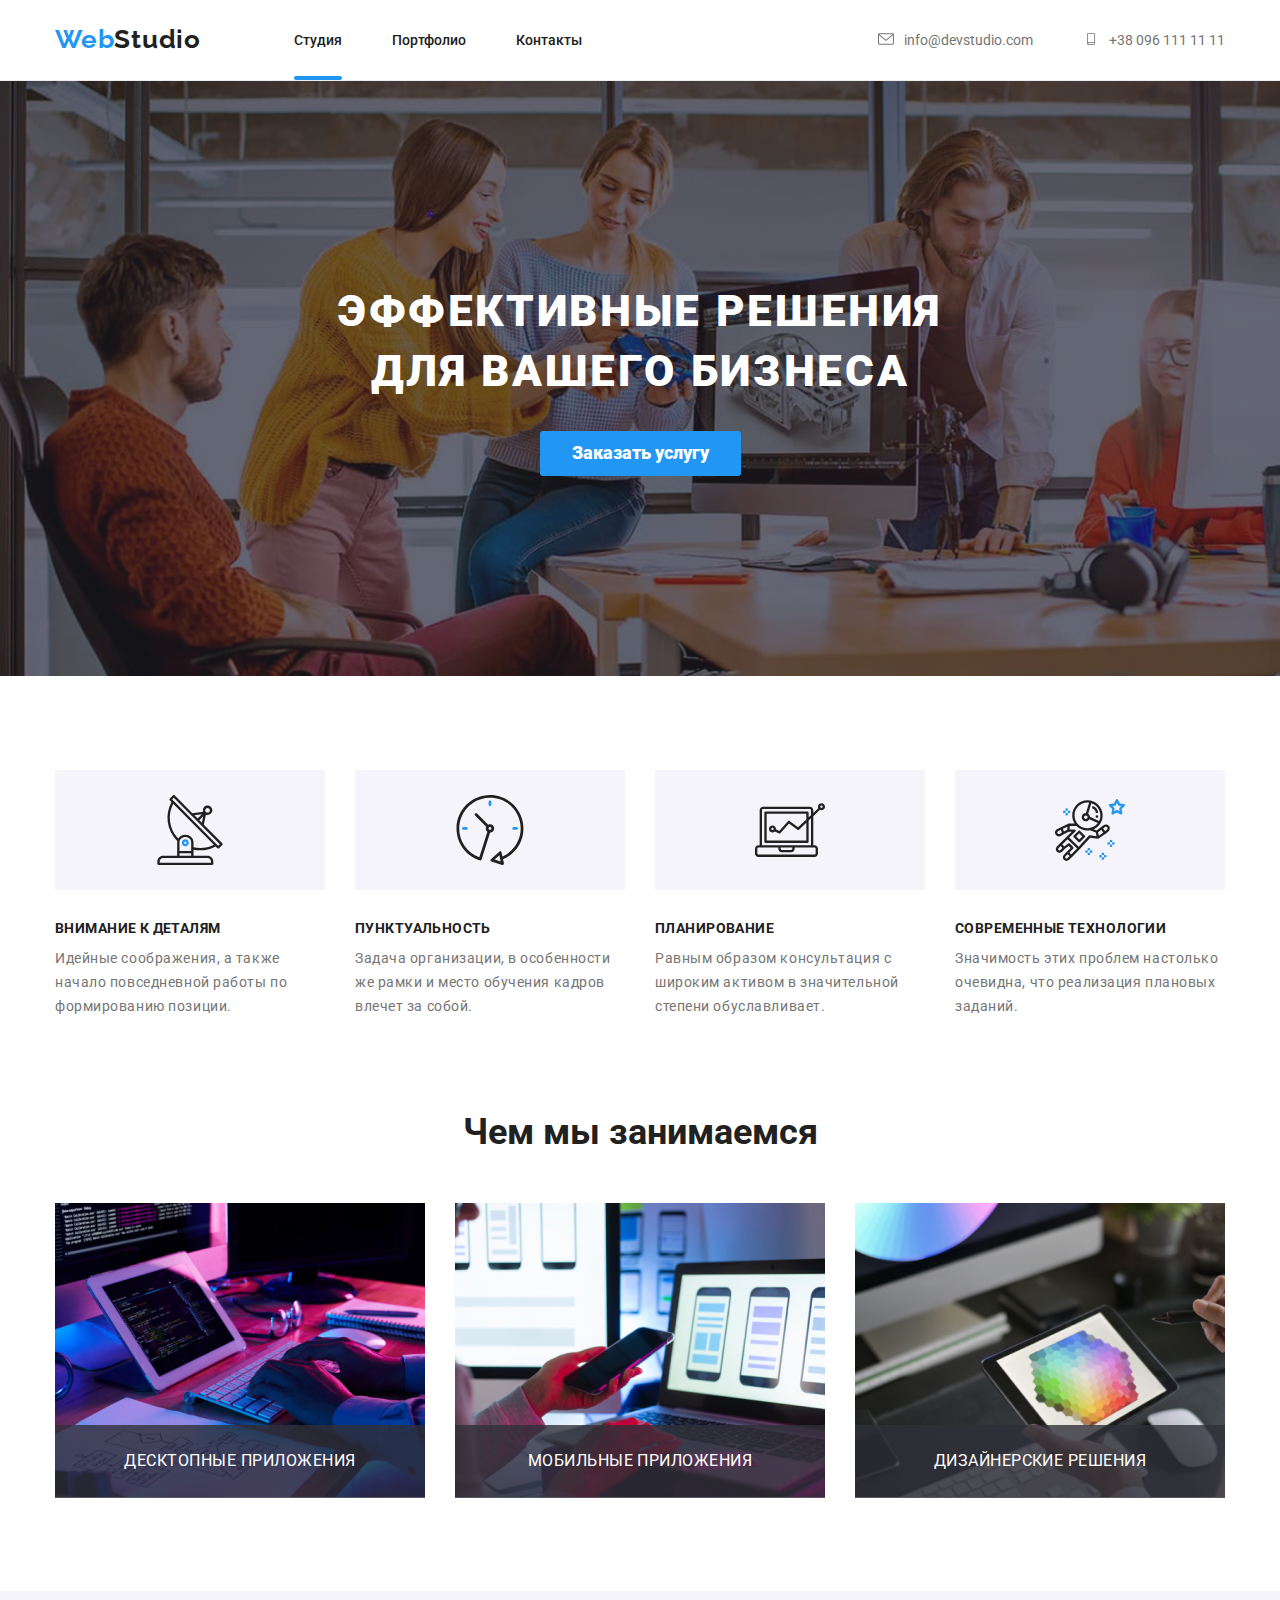
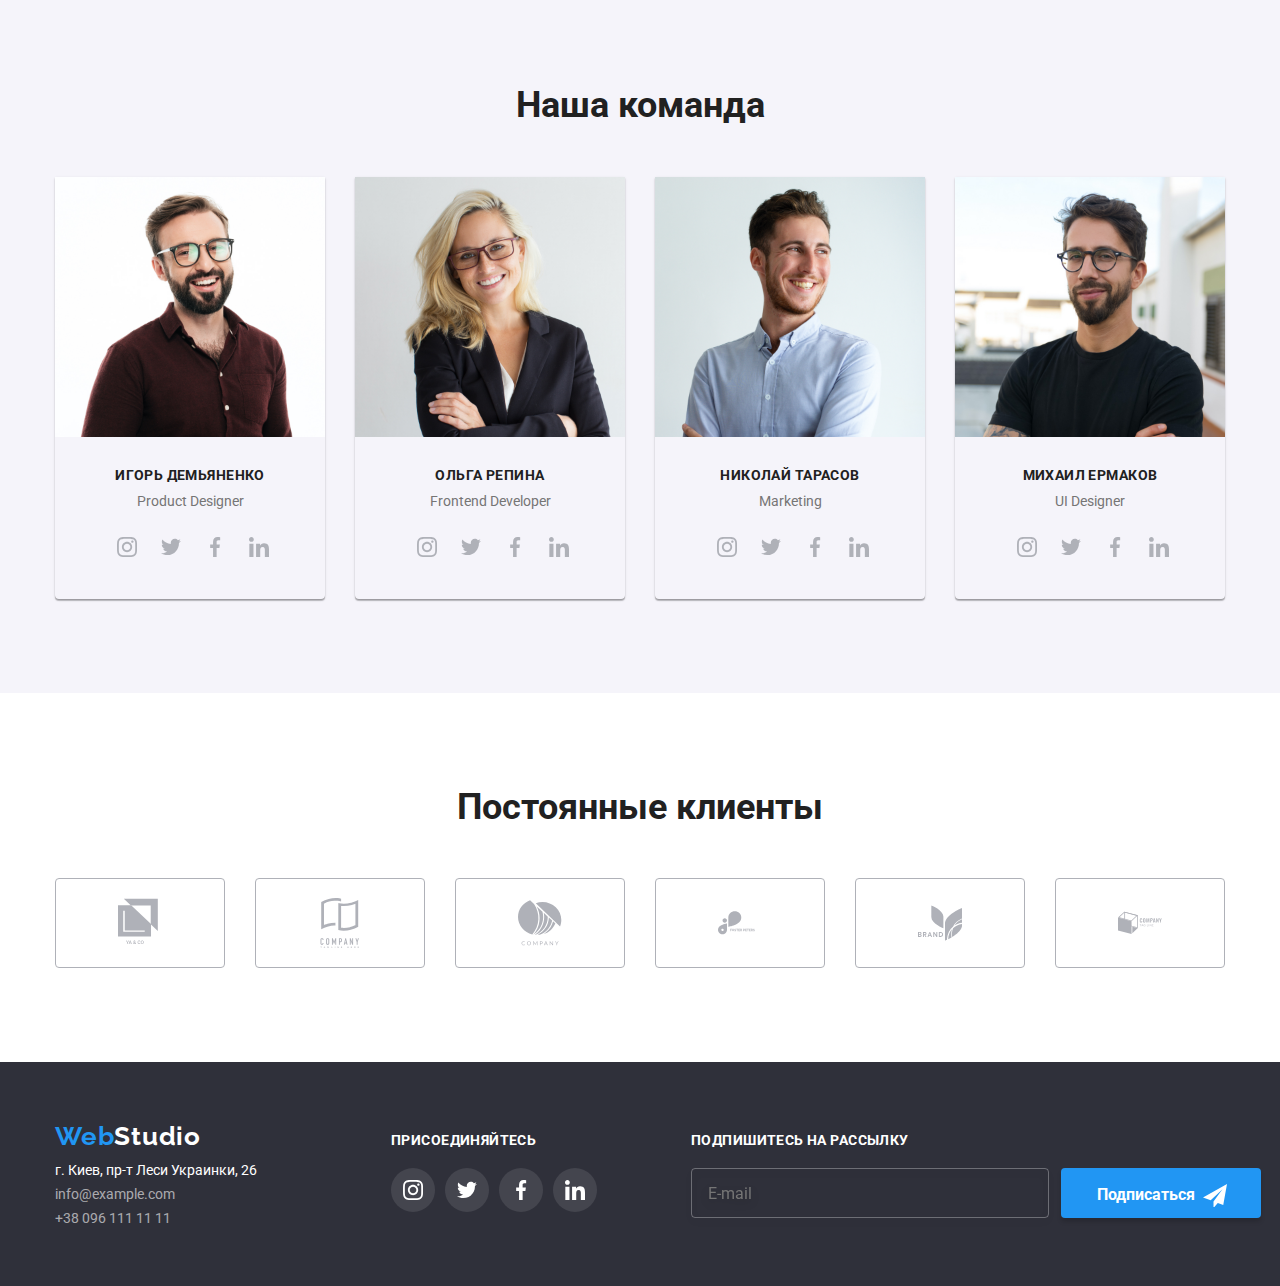
<file: index.html>
<!DOCTYPE html>
<html lang="en-ru">
  <head>
    <meta charset="UTF-8" />
    <meta name="viewport" content="width=device-width, initial-scale=1.0" />
    <title>Homework6</title>
    <link rel="stylesheet" href="./css/style.css"/>
    <link rel="stylesheet" href="./css/normalize.css"/>
    <link
      href="https://fonts.googleapis.com/css2?family=Raleway:wght@700&family=Roboto:wght@400;500;700;900&display=swap"
      rel="stylesheet"/>
  </head>
  <body>

    <header>
      <div class="container wrapper">
        <nav>
          <a href="./index.html" class="logo"><span>Web</span>Studio</a>
          <ul class="site-nav list">
            <li class="site-nav-item"><a href="./index.html" class="link studio">Студия</a></li>
            <li class="site-nav-item"><a href="./portfolio.html" class="link">Портфолио</a></li>
            <li class="site-nav-item"><a href="#" class="link">Контакты</a></li>
          </ul>
        </nav>

        <ul class="auth-nav list">
          <li>
            <a class="adres-link" href="mailtvo:info@devstudio.com"><svg width="16" height="12">
              <use href="./images/sprite.svg#icon-e-mail"></use>
            </svg>info@devstudio.com</a>
          </li>

          <li>
            <a class="adres-link" href="tel:+380961111111"><svg width="16" height="12">
              <use href="./images/sprite.svg#icon-phone"></use>
            </svg>+38 096 111 11 11</a>
          </li>
        </ul>
      </div>
    </header>

    <main>
      <section class="hero">
        <h1 class="hero-title">Эффективные решения для вашего бизнеса</h1>
        <a href="#" class="btn-hero" data-modal-open>Заказать услугу</a>
      </section>

      <section class="section advantages">
        <div class="container">
          <h2 hidden>Невидимый текст</h2>
          <ul class="advantages-list">
            <li class="advantages-item sputnik">
            <h3>Внимание к деталям</h3>
            <p class="advantages-text">
              Идейные соображения, а также начало повседневной работы по
              формированию позиции.</p>
          </li>

            <li class="advantages-item clock">
            <h3>Пунктуальность</h3>
            <p class="advantages-text">
              Задача организации, в особенности же рамки и место обучения кадров
              влечет за собой.</p>
            </li>

            <li class="advantages-item diagramm">
            <h3>Планирование</h3>
            <p class="advantages-text">
              Равным образом консультация с широким активом в значительной
              степени обуславливает.</p>
            </li>

            <li class="advantages-item boy">
            <h3>Современные технологии</h3>
            <p class="advantages-text">
              Значимость этих проблем настолько очевидна, что реализация
              плановых заданий.</p>
            </li>
          </ul>
        </div>
      </section>

      <section class="section product">
        <div class="container">
          <h2 class="section-title">Чем мы занимаемся</h2>
          <ul class="product-list">
            <li class="product-lists">
              <img src="./images/work1.jpg" alt="компьютер" width="370" height="294"/>
            <p class="product-text">Десктопные приложения</p>
            </li>

            <li class="product-lists">
              <img src="./images/work2.jpg" alt="ноутбук" width="370" height="294"/>
            <p class="product-text">Мобильные приложения</p>
          </li>

            <li class="product-lists">
              <img src="./images/work3.jpg" alt="планшет" width="370" height="294"/>
            <p class="product-text">Дизайнерские решения</p>
          </li>
          </ul>
        </div>
      </section>

      <section class="section team">
        <div class="container">
          <h2 class="section-title">Наша команда</h2>
          <ul class="team">
            <li class="team-list">
              <a href="#">
            <img src="./images/img-1.jpg" alt="парень" width="270" height="260"/>
            <h3>Игорь Демьяненко</h3>
            <p class="team-text">Product Designer</p>
              </a>
              <ul class="social-list">
                <li class="social-list-item">
                  <a class="social-list-link" href="#">
                    <svg class="social-list-icon">
                      <use href="./images/sprite.svg#icon-instagram"></use>
                    </svg>
                  </a>
                </li>
                <li class="social-list-item">
                  <a class="social-list-link" href="#">
                    <svg class="social-list-icon">
                      <use href="./images/sprite.svg#icon-twitter"></use>
                    </svg>
                  </a>
                </li>
                <li class="social-list-item">
                  <a class="social-list-link" href="#">
                    <svg class="social-list-icon">
                      <use href="./images/sprite.svg#icon-facebook"></use>
                    </svg>
                  </a>
                </li>
                <li class="social-list-item">
                  <a class="social-list-link" href="#">
                    <svg class="social-list-icon">
                      <use href="./images/sprite.svg#icon-linkedin"></use>
                    </svg>
                  </a>
                </li>
              </ul>
            </li>

            <li class="team-list">
              <a href="#">
            <img src="./images/img-2.jpg" alt="девушка" width="270" height="260"/>
            <h3>Ольга Репина</h3>
            <p class="team-text">Frontend Developer</p>
            </a>
            <ul class="social-list">
              <li class="social-list-item">
                <a class="social-list-link" href="#">
                  <svg class="social-list-icon">
                    <use href="./images/sprite.svg#icon-instagram"></use>
                  </svg>
                </a>
              </li>
              <li class="social-list-item">
                <a class="social-list-link" href="#">
                  <svg class="social-list-icon">
                    <use href="./images/sprite.svg#icon-twitter"></use>
                  </svg>
                </a>
              </li>
              <li class="social-list-item">
                <a class="social-list-link" href="#">
                  <svg class="social-list-icon">
                    <use href="./images/sprite.svg#icon-facebook"></use>
                  </svg>
                </a>
              </li>
              <li class="social-list-item">
                <a class="social-list-link" href="#">
                  <svg class="social-list-icon">
                    <use href="./images/sprite.svg#icon-linkedin"></use>
                  </svg>
                </a>
              </li>
            </ul>
          </li>

            <li class="team-list">
              <a href="#">
            <img src="./images/img-3.jpg" alt="парень" width="270" height="260"/>
            <h3>Николай Тарасов</h3>
            <p class="team-text">Marketing</p>
              </a>
              <ul class="social-list">
                <li class="social-list-item">
                  <a class="social-list-link" href="#">
                    <svg class="social-list-icon">
                      <use href="./images/sprite.svg#icon-instagram"></use>
                    </svg>
                  </a>
                </li>
                <li class="social-list-item">
                  <a class="social-list-link" href="#">
                    <svg class="social-list-icon">
                      <use href="./images/sprite.svg#icon-twitter"></use>
                    </svg>
                  </a>
                </li>
                <li class="social-list-item">
                  <a class="social-list-link" href="#">
                    <svg class="social-list-icon">
                      <use href="./images/sprite.svg#icon-facebook"></use>
                    </svg>
                  </a>
                </li>
                <li class="social-list-item">
                  <a class="social-list-link" href="#">
                    <svg class="social-list-icon">
                      <use href="./images/sprite.svg#icon-linkedin"></use>
                    </svg>
                  </a>
                </li>
              </ul>
            </li>

            <li class="team-list">
              <a href="#">
            <img src="./images/img-4.jpg" alt="парень" width="270" height="260"/>
            <h3>Михаил Ермаков</h3>
            <p class="team-text">UI Designer</p>
              </a>
              <ul class="social-list">
                <li class="social-list-item">
                  <a class="social-list-link" href="#">
                    <svg class="social-list-icon">
                      <use href="./images/sprite.svg#icon-instagram"></use>
                    </svg>
                  </a>
                </li>
                <li class="social-list-item">
                  <a class="social-list-link" href="#">
                    <svg class="social-list-icon">
                      <use href="./images/sprite.svg#icon-twitter"></use>
                    </svg>
                  </a>
                </li>
                <li class="social-list-item">
                  <a class="social-list-link" href="#">
                    <svg class="social-list-icon">
                      <use href="./images/sprite.svg#icon-facebook"></use>
                    </svg>
                  </a>
                </li>
                <li class="social-list-item">
                  <a class="social-list-link" href="#">
                    <svg class="social-list-icon">
                      <use href="./images/sprite.svg#icon-linkedin"></use>
                    </svg>
                  </a>
                </li>
              </ul>
            </li>
          </ul>
        </div>
      </section>

      <section class="section client">
        <div class="container">
          <h2 class="section-title">Постоянные клиенты</h2>
          <ul class="client-list">
            <li class="client-item">
              <a class="client-list-link" href="#"><svg style="width: 44px; height: 50px;">
                  <use href="./images/sprite.svg#icon-logo-1"></use>
                </svg>
              </a>
            </li>
            <li class="client-item">
              <a class="client-list-link" href="#"><svg style="width: 44px; height: 50px;">
                  <use href="./images/sprite.svg#icon-logo-2"></use>
                </svg>
              </a>
            </li>
            <li class="client-item">
              <a class="client-list-link" href="#"><svg style="width: 44px; height: 50px;">
                  <use href="./images/sprite.svg#icon-logo-3"></use>
                </svg>
              </a>
            </li>
            <li class="client-item">
              <a class="client-list-link" href="#"><svg style="width: 44px; height: 50px;">
                  <use href="./images/sprite.svg#icon-logo-4"></use>
                </svg>
              </a>
            </li>
            <li class="client-item">
              <a class="client-list-link" href="#"><svg style="width: 44px; height: 50px;">
                  <use href="./images/sprite.svg#icon-logo-5"></use>
                </svg>
              </a>
            </li>
            <li class="client-item">
              <a class="client-list-link" href="#"><svg style="width: 44px; height: 50px;">
                  <use href="./images/sprite.svg#icon-logo-6"></use>
                </svg>
              </a>
            </li>
          </ul>
        </div>
      </section>
    </main>

    <footer>
      <div class="container">
        <ul class="footer-block">
        <li class="footer-adres">
        <a href="./index.html" class="logo"><span>Web</span>Studio</a>
        <address>
          <p>г. Киев, пр-т Леси Украинки, 26</p>

          <a href="mailtvo:info@example.com">info@example.com</a>

          <a href="tel:+380961111111">+38 096 111 11 11</a>
        </address>
      </li>
  
        <li class="footer-link">
          <p class="footer-text">Присоединяйтесь</p>
          <ul class="footer-list">
            <li class="fooler-list-item">
              <a href="#" class="footer-list-link">
                <svg>
                  <use href="./images/sprite.svg#icon-instagram"></use>
                </svg>
              </a>
            </li>
            <li class="fooler-list-item">
              <a href="#" class="footer-list-link">
                <svg>
                  <use href="./images/sprite.svg#icon-twitter"></use>
                </svg>
              </a>
            </li>
            <li class="fooler-list-item">
              <a href="#" class="footer-list-link">
                <svg>
                  <use href="./images/sprite.svg#icon-facebook"></use>
                </svg>
              </a>
            </li>
            <li class="fooler-list-item">
              <a href="#" class="footer-list-link">
                <svg>
                  <use href="./images/sprite.svg#icon-linkedin"></use>
                </svg>
              </a>
            </li>
          </ul>
        </li>
        <li class="footer-form">
          <p class="footer-text">Подпишитесь на рассылку</p>
          <form action="" class="form-footer">
            <input
              type="email"
              name="user-mail"
              class="input-user-mail"
              required
              placeholder="E-mail"/>
            <button type="submit" class="footer-btn-form telegram">
              Подписаться
            </button>
          </form>
        </li>
      </ul>
    </div>
    </footer>

    <div class="backdrop is-hidden" data-modal>
      <div class="form-wrapper">
        <button class="wrapper-close" type="button" data-modal-close>
        </button>
        <p class="form-wrapper-text">
          Оставьте свои данные, мы вам перезвоним
        </p>
        <form action="">
          <div class="modal-form">
            <label for="name">Имя</label>
            <svg class="modal-svg">
              <use href="./images/sprite.svg#icon-person"></use>
            </svg>
            <input
              class="modal-input"
              type="text"
              name="text-name"
              placeholder="Владислав"
              id="name"
              required/>
          </div>

          <div class="modal-form">
            <label for="tel">Телефон</label>
            <svg class="modal-svg">
              <use href="./images/sprite.svg#icon-mobile"></use>
            </svg>
            <input
              class="modal-input"
              type="tel"
              name="tel"
              placeholder="+380961111111"
              id="tel"
              required/>
          </div>

          <div class="modal-form">
            <label for="email">Почта</label>
            <svg class="modal-svg">
              <use href="./images/sprite.svg#icon-email"></use>
            </svg>
            <input
              class="modal-input"
              type="email"
              name="email"
              placeholder="ivanov74@ukr.net"
              id="email"
              required/>
          </div>

          <label class="text-area-label" for="texterea">Комментарий</label>
          <textarea
            class="text-area"
            name="massage"
            placeholder="Введите текст"
            id="texterea">
            </textarea>
          
          
          <div class="checkbox-wrapper">
            <input
              type="checkbox"
              class="checkbox-input"
              value="accept"
              id="checkbox"
              required/>
            <label class="checkbox-label" for="checkbox"
              >Соглашаюсь с рассылкой и принимаю
              <a class="checkbox-link" href="" _target="black">
                Условия договора</a>
                </label>
          </div>
          <button type="submit" class="modal-button">
            Отправить
          </button>
        </form>
      </div>
    </div>
    <script src="./js/modal.js"></script>
  </body>
</html>
</file>
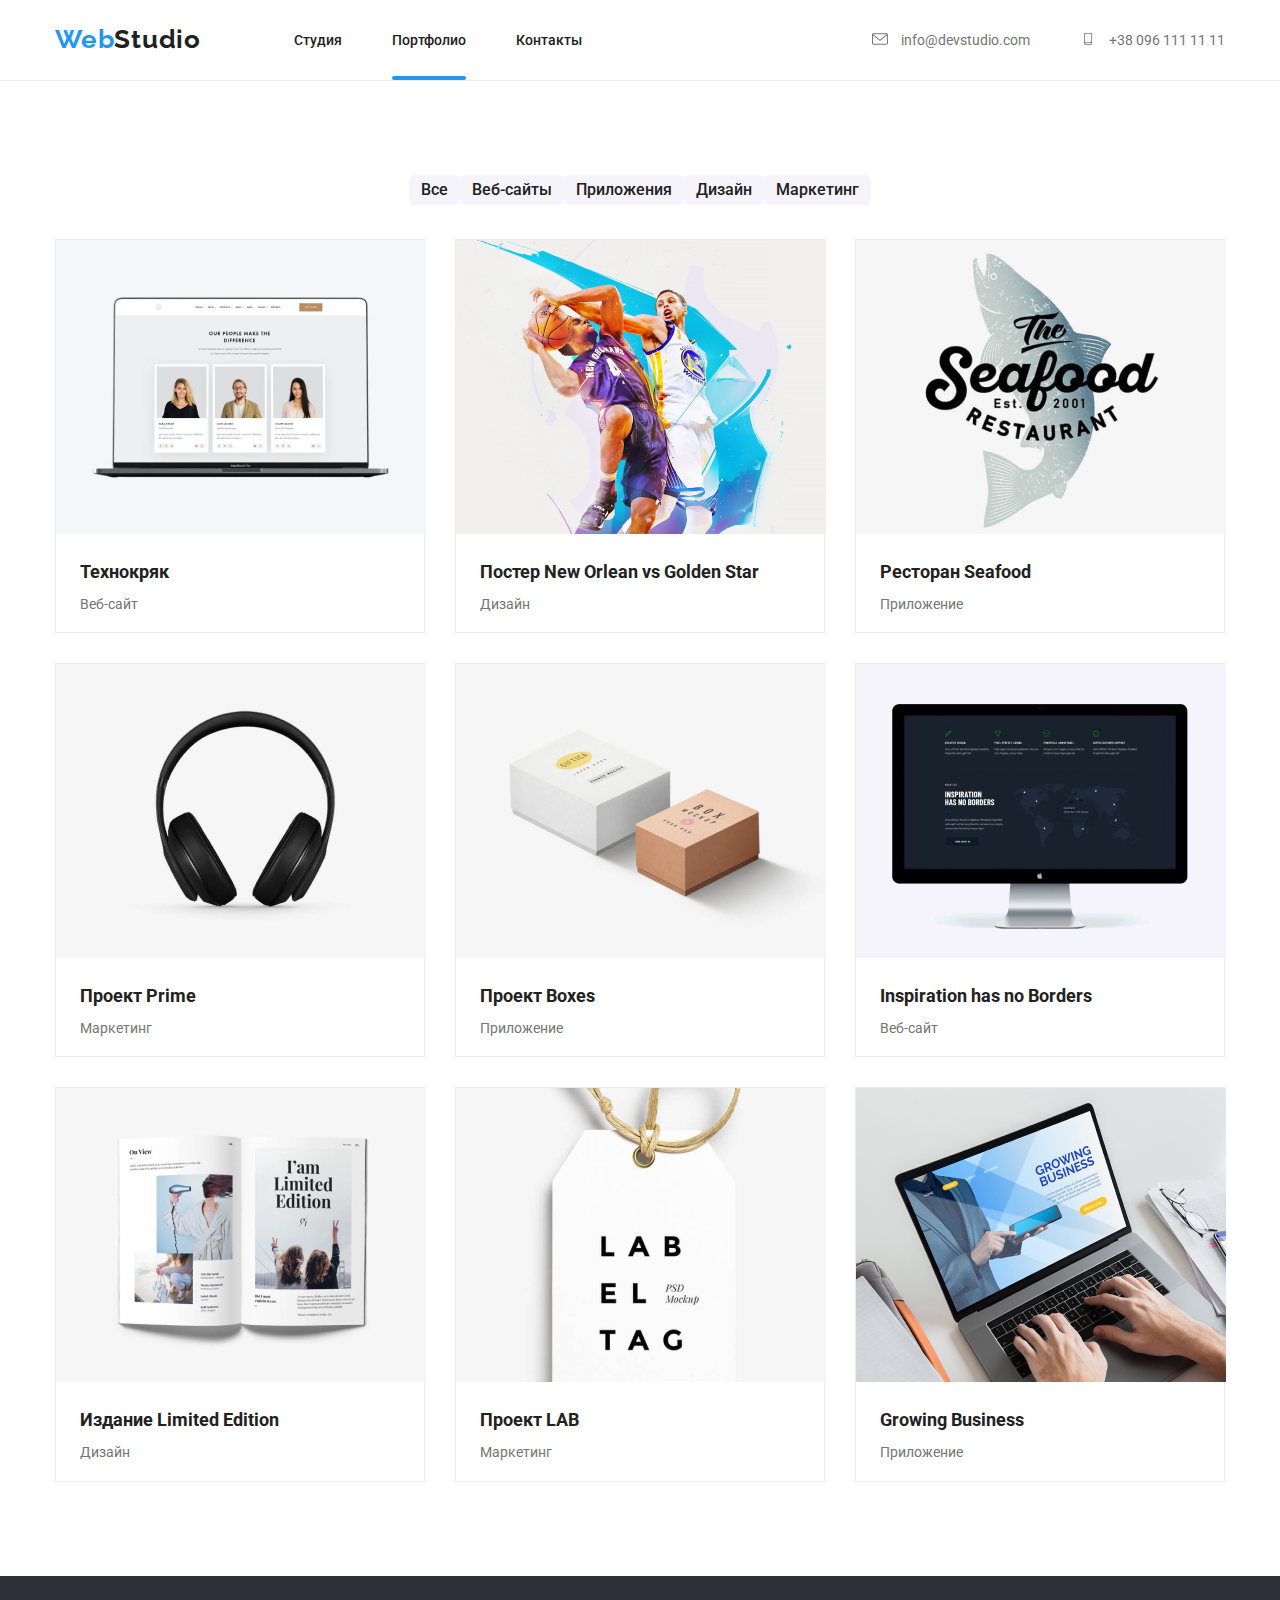
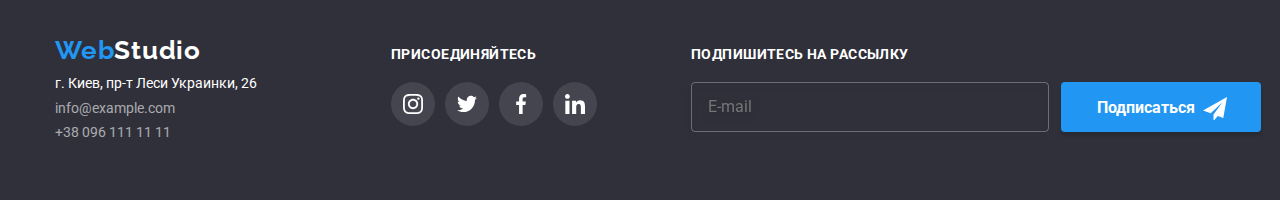
<file: portfolio.html>
<!DOCTYPE html>
<html lang="en-ru">
  <head>
    <meta charset="UTF-8" />
    <meta name="viewport" content="width=device-width, initial-scale=1.0" />
    <title>Portfolio</title>
    <link rel="stylesheet" href="./css/style.css" />
    <link rel="stylesheet" href="./css/normalize.css" />
    <link
      href="https://fonts.googleapis.com/css2?family=Raleway:wght@700&family=Roboto:wght@400;500;700;900&display=swap"
      rel="stylesheet"/>
  </head>

  <body>

    <header>
      <div class="container wrapper">
        <nav>
          <a href="./index.html" class="logo"><span>Web</span>Studio</a>
          <ul class="site-nav list">
            <li class="site-nav-item"><a href="./index.html" class="link">Студия</a></li>
            <li class="site-nav-item"><a href="./portfolio.html" class="link studio">Портфолио</a></li>
            <li class="site-nav-item"><a href="#" class="link">Контакты</a></li>
          </ul>
        </nav>

        <ul class="auth-nav list">
          <li>
            <a class="adres-link" href="mailtvo:info@devstudio.com"><svg width="16" height="12">
              <use href="./images/sprite.svg#icon-e-mail"></use>
            </svg>
              info@devstudio.com</a>
          </li>

          <li>
            <a class="adres-link" href="tel:+380961111111"><svg width="16" height="12">
              <use href="./images/sprite.svg#icon-phone"></use>
            </svg>
              +38 096 111 11 11</a>
          </li>
        </ul>
      </div>
    </header>

    <main>
      <section class="portfolio section">
        <div class="container">
          <h1 hidden>Наши работы</h1>
          <ul class="button-item">
            <li class="button-list"><button class="btn" type="button">Все</button>
            </li>
            <li class="button-list"><button class="btn" type="button">Веб-сайты</button>
            </li>
            <li class="button-list"><button class="btn" type="button">Приложения</button>
            </li>
            <li class="button-list"><button class="btn" type="button">Дизайн</button>
            </li>
            <li class="button-list"><button class="btn" type="button">Маркетинг</button>
            </li>
          </ul>

          <ul class="work-list">
            <li class="work-list-item">
              <a class="work-link" href="#">
                <div class="portfolio-overlay">
                <div class="portfolio-card">
              <img src="./images/portfolio-1.jpg" alt="главное меню"/>
                </div>
                <div class="overlay">
              <p class="modal-text">
                Технокряк это современная площадка распространения коронавируса.
                Компании используют эту платформу для цифрового шпионажа и атак
                на защищённые сервера конкурентов.
              </p>
                </div>
                </div>
                
              <div class="portfolio-text">
                <h2>Технокряк</h2>
                <p>Веб-сайт</p>
              </div>
              </a>
            </li>

            <li class="work-list-item">
              <a class="work-link" href="#">
                <div class="portfolio-overlay">
                <div class="portfolio-card">
                <img src="./images/portfolio-2.jpg" alt="баскетбол"/>
                </div>
                <div class="overlay">
              <p class="modal-text">
                  Технокряк это современная площадка распространения коронавируса.
                  Компании используют эту платформу для цифрового шпионажа и атак
                  на защищённые сервера конкурентов.
              </p>
                </div>
                </div>
              <div class="portfolio-text">
                <h2>Постер New Orlean vs Golden Star</h2>
                <p>Дизайн</p>
              </div>
              </a>
            </li>

            <li class="work-list-item">
              <a class="work-link" href="#">
                <div class="portfolio-overlay">
                <div class="portfolio-card">
                <img src="./images/portfolio-3.jpg" alt="емблема рыбного ресторана"/>
                </div>
                <div class="overlay">
                <p class="modal-text">
                  Технокряк это современная площадка распространения коронавируса.
                  Компании используют эту платформу для цифрового шпионажа и атак
                  на защищённые сервера конкурентов.
                </p>
                </div>
                </div>
              <div class="portfolio-text">
                <h2>Ресторан Seafood</h2>
                <p>Приложение</p>
              </div>
              </a>
            </li>

            <li class="work-list-item">
              <a class="work-link" href="#">
                <div class="portfolio-overlay">
                <div class="portfolio-card">
                <img src="./images/portfolio-4.jpg" alt="наушники"/>
                </div>
                <div class="overlay">
                <p class="modal-text">
                  Технокряк это современная площадка распространения коронавируса.
                  Компании используют эту платформу для цифрового шпионажа и атак
                  на защищённые сервера конкурентов.
                </p>
                </div>
                </div>
              <div class="portfolio-text">
                <h2>Проект Prime</h2>
                <p>Маркетинг</p>
              </div>
              </a>
            </li>

            <li class="work-list-item">
              <a class="work-link" href="#">
                <div class="portfolio-overlay">
                <div class="portfolio-card">
                <img src="./images/portfolio-5.jpg" alt="коробки"/>
                </div>
                <div class="overlay">
                <p class="modal-text">
                  Технокряк это современная площадка распространения коронавируса.
                  Компании используют эту платформу для цифрового шпионажа и атак
                  на защищённые сервера конкурентов.
                </p>
                </div>
                </div>
              <div class="portfolio-text">
                <h2>Проект Boxes</h2>
                <p>Приложение</p>
              </div>
              </a>
            </li>

            <li class="work-list-item">
              <a class="work-link" href="#">
                <div class="portfolio-overlay">
                <div class="portfolio-card">
                <img src="./images/portfolio-6.jpg" alt="карта мира перспективы"/>
                </div>
                <div class="overlay">
                <p class="modal-text">
                  Технокряк это современная площадка распространения коронавируса.
                  Компании используют эту платформу для цифрового шпионажа и атак
                  на защищённые сервера конкурентов.
                </p>
                </div>
                </div>
              <div class="portfolio-text">
                <h2>Inspiration has no Borders</h2>
                <p>Веб-сайт</p>
              </div>
              </a>
            </li>

            <li class="work-list-item">
              <a class="work-link" href="#">
                <div class="portfolio-overlay">
                <div class="portfolio-card">
                <img src="./images/portfolio-7.jpg" alt="женский журнал"/>
                </div>
                <div class="overlay">
                <p class="modal-text">
                  Технокряк это современная площадка распространения коронавируса.
                  Компании используют эту платформу для цифрового шпионажа и атак
                  на защищённые сервера конкурентов.
                </p>
                </div>
                </div>
              <div class="portfolio-text">
                <h2>Издание Limited Edition</h2>
                <p>Дизайн</p>
              </div>
              </a>
            </li>

            <li class="work-list-item">
              <a class="work-link" href="#">
                <div class="portfolio-overlay">
                <div class="portfolio-card">
                <img src="./images/portfolio-8.jpg" alt="бирка"/>
                </div>
                <div class="overlay">
                <p class="modal-text">
                  Технокряк это современная площадка распространения коронавируса.
                  Компании используют эту платформу для цифрового шпионажа и атак
                  на защищённые сервера конкурентов.
                </p>
                </div>
                </div>
              <div class="portfolio-text">
                <h2>Проект LAB</h2>
                <p>Маркетинг</p>
              </div>
              </a>
            </li>

            <li class="work-list-item">
              <a class="work-link" href="#">
                <div class="portfolio-overlay">
                <div class="portfolio-card">
                <img src="./images/portfolio-9.jpg" alt="ноутбук"/>
                </div>
                <div class="overlay">
                <p class="modal-text">
                  Технокряк это современная площадка распространения коронавируса.
                  Компании используют эту платформу для цифрового шпионажа и атак
                  на защищённые сервера конкурентов.
                </p>
                </div>
                </div>
              <div class="portfolio-text">
                <h2>Growing Business</h2>
                <p>Приложение</p>
              </div>
              </a>
            </li>
          </ul>
        </div>
      </section>
    </main>

    <footer>
      <div class="container">
        <div class="footer-adres">
        <a href="./index.html" class="logo"><span>Web</span>Studio</a>
        <address>
          <p>г. Киев, пр-т Леси Украинки, 26</p>

          <a href="mailtvo:info@example.com">info@example.com</a>

          <a href="tel:+380961111111">+38 096 111 11 11</a>
        </address>
      </div>

      <div class="footer-link">
        <p class="footer-text">Присоединяйтесь</p>
        <ul class="footer-list">
          <li class="fooler-list-item">
            <a href="#" class="footer-list-link">
              <svg>
                <use href="./images/sprite.svg#icon-instagram"></use>
              </svg>
            </a>
          </li>
          <li class="fooler-list-item">
            <a href="#" class="footer-list-link">
              <svg>
                <use href="./images/sprite.svg#icon-twitter"></use>
              </svg>
            </a>
          </li>
          <li class="fooler-list-item">
            <a href="#" class="footer-list-link">
              <svg>
                <use href="./images/sprite.svg#icon-facebook"></use>
              </svg>
            </a>
          </li>
          <li class="fooler-list-item">
            <a href="#" class="footer-list-link">
              <svg>
                <use href="./images/sprite.svg#icon-linkedin"></use>
              </svg>
            </a>
          </li>
        </ul>
      </div>
      <div class="footer-form">
        <p class="footer-text">Подпишитесь на рассылку</p>
        <form action="" class="form-footer">
          <input
            type="email"
            name="user-mail"
            class="input-user-mail"
            required
            placeholder="E-mail"/>
          <button type="submit" class="footer-btn-form telegram">
            Подписаться
          </button>
        </form>
      </div>
    </div>
  </footer>

  <div class="backdrop is-hidden" data-modal>
    <div class="form-wrapper">
      <button type="button" data-modal-close></button>
    </div>
  </div>
  <script src="./js/modal.js"></script>
  </body>
</html>
</file>
<file: css/style.css>
:root {
  --primary-text-color: #757575;
  --second-text-color: #212121;
  --hover-text-color: #2196F3;
  --background-section-color: #F5F4FA;
  --white-color: #fff;
}

body {
  background-color: var(--white-color);
  color: var(--primary-text-color);
  font-size: 14px;
  font-family: 'Roboto', sans-serif;
  margin: 0;
  padding: 0;
}

html {
  box-sizing: border-box;
}

img {
  display: block;
}

*,
*::after,
*::before {
  box-sizing: inherit;
}

h1,
h2,
h3,
h4,
ul,
p {
  list-style: none;
  padding: 0;
  margin: 0;
}

h3 {
  font-size: 14px;
  text-transform: uppercase;
  letter-spacing: 0.03em;
  margin-top: 30px;
  margin-bottom: 10px;
  color: var(--second-text-color);
}

a {
  text-decoration: none;
}

.backdrop {
  position: fixed;
  width: 100%;
  height: 100%;
  background-color: rgba(0, 0, 0, 0.2);
  top: 0;
  left: 0;
  transition: opacity 0.5s cubic-bezier(0.075, 0.82, 0.165, 1);
}

.is-hidden {
  opacity: 0;
  visibility: hidden;
}

.form-wrapper {
  position: absolute;
  top: 121px;
  left: 50%;
  transform: translateX(-50%);
  width: 528px;
  height: 598px;
  background-color: #fff;
  padding: 40px;
  border-radius: 4px;
  box-shadow: 0px 1px 3px rgba(0, 0, 0, 0.12),
  0px 1px 1px rgba(0, 0, 0, 0.14),
  0px 2px 1px rgba(0, 0, 0, 0.2);
  animation: animate125 3000ms;
}

.wrapper-close {
  position: absolute;
  top: 10px;
  right: 10px;
  background-image: url(../images/x.svg);
  width: 18px;
  height: 18px;
  border: none;
  border-radius: 50%;
  cursor: pointer;
  box-shadow: 0 5px 10px 0 #ccc;
  background-color: transparent;
}

.container {
  width: 1200px;
  margin: 0 auto;
  padding-left: 15px;
  padding-right: 15px;
}

.section {
  padding-top: 94px;
  padding-bottom: 94px;
}

header {
  background-color: var(--white-color);
  padding: 25px 0;
  border-bottom: 1px solid #ECECEC;
}

.site-nav .studio {
  color: var(--hover-text-color);
}

.studio::after {
  position: absolute;
  content: "";
  width: 100%;
  height: 4px;
  background-color: var(--hover-text-color);
  border-radius: 2px;
  position: absolute;
  left: 0;
  bottom: 0;
}


.site-nav-item a {
  position: relative;
  padding-bottom: 32px;
}

.address-link {
  font-weight: 500;
  display: flex;
  align-items: center;
}

.list a {
  color: var(--primary-text-color);
  transition: all 0.25s cubic-bezier(0.4, 0, 0.2, 1);
}

.section-title {
  text-align: center;
  font-size: 36px;
  margin-bottom: 50px;
}

.list a:hover,
.list a:focus {
  color: var(--hover-text-color);
}

.logo {
  margin-right: 93px;
  font-family: Raleway;
  font-weight: bold;
  font-size: 26px;
  letter-spacing: 0.03em;
  color: var(--white-color);
}

header .logo {
  color: var(--second-text-color);
  font-family: Raleway;
  font-weight: bold;
  font-size: 26px;
}

.logo span {
  color: var(--hover-text-color);
}

.wrapper {
  display: flex;
  align-items: center;
}

.site-nav {
  display: flex;
}

nav {
  display: flex;
  align-items: center;
}

.site-nav li {
  display: flex;
  margin-right: 50px;
  display: block;
}

.site-nav li:last-child {
  margin-right: 0;
}

.auth-nav {
  display: flex;
  margin-left: auto;
}

.adres-link svg {
  fill: currentColor;
  margin-right: 10px;
}

.adres-link:hover svg {
  fill: currentColor;
}

.auth-nav li:first-child {
  margin-right: 50px;
}

.site-nav .link {
  color: var(--second-text-color);
}

.site-nav a {
  color: var(--second-text-color);
  font-size: 14px;
  font-weight: 500;
}

.site-nav .link:hover,
.site-nav .link:focus {
  color: var(--hover-text-color);
}

.section-title {
  color: var(--second-text-color);
}

/* hero */

.hero {
  background-image: linear-gradient(rgba(47, 48, 58, 0.4),
  rgba(47, 48, 58, 0.4)),
  url(../images/bg.jpg);
  background-repeat: no-repeat;
  background-size: cover;
  text-align: center;
}

.hero-title {
  padding-top: 200px;
  margin: 0 auto;
  width: 696px;
  color: var(--white-color);
  font-family: Roboto;
  font-weight: 900;
  font-size: 44px;
  line-height: 1.367;
  letter-spacing: 0.06em;
  text-transform: uppercase;
}

.btn-hero {
  display: inline-block;
  color: var(--white-color);
  font-weight: 900;
  background-color: var(--hover-text-color);
  font-size: 18px;
  line-height: 1.367;
  padding: 10px 32px;
  border-radius: 3px;
  margin: 30px 0 200px 0;
  min-width: 200px;
  text-align: center;
  transition: all 0.25s cubic-bezier(0.4, 0, 0.2, 1);
}

.btn-hero:hover,
.btn-hero:focus {
  color: var(--second-text-color);
  background-color: var(--background-section-color);
}

/* icons */

.advantages {
  padding-bottom: 0;
}

.advantages-list{
  display: flex;
}

.advantages-item::before {
  display: block;
  content: "";
  height: 120px;
  width: 100%;
  background-color: #F5F4FA;
  background-repeat: no-repeat;
  background-position: center;
}

.sputnik::before {
  background-image: url(../images/icon-1.svg);
}

.clock::before {
  background-image: url(../images/icon-2.svg);
}

.diagramm::before {
  background-image: url(../images/icon-3.svg);
}

.boy::before {
  background-image: url(../images/icon-4.svg);
}

.advantages-item {
  width: 270px;
  margin-right: 30px;
  flex-wrap: wrap;
}

.advantages-item:last-child {
  margin-right: 0px;
}

.advantages-text {
  font-weight: normal;
  line-height: 1.715em;
  letter-spacing: 0.04em;
}

/*product*/

.product-list {
  display: flex;
}

.product-lists {
  margin-right: 30px;
  text-align: center;
  position: relative;
}

.product-lists:last-child {
  margin-right: 0;
}

.product-text {
  position: absolute;
  text-align: center;
  width: 370px;

  top: 222px;
  font-size: 16px;
  color: var(--white-color);
  letter-spacing: 0.03em;
  text-transform: uppercase;
  background-color: rgba(47, 48, 58, 0.8);
  padding-top: 27px;
  padding-bottom: 27px;
}

/*team*/

.section-team {
  background-color: var(--background-section-color);
}

.team {
  display: flex;
  background-color: #F5F4FA;
}

.team-list {
  width: 270px;
  margin-right: 30px;
  text-align: center;
  box-shadow: 0px 1px 3px rgba(0, 0, 0, 0.12),
  0px 1px 1px rgba(0, 0, 0, 0.14),
  0px 2px 1px rgba(0, 0, 0, 0.2);
  border-radius: 0px 0px 4px 4px;
  padding-bottom: 30px;
}

.team-list:last-child {
  margin-right: 0;
}

.team-text {
  color: var(--primary-text-color);
  margin-bottom: 16px;
}

.social-list {
  display: flex;
  width: 170px;
  margin: 0 auto;
  justify-content: space-between;
}

.social-list-link {
  display: flex;
  align-items: center;
  justify-content: center;
  padding: 0;
  border: 0;
  width: 44px;
  height: 44px;
  border-radius: 50%;
  transition: all 0.25s cubic-bezier(0.4, 0, 0.2, 1);
}

.social-list-item:hover .social-list-icon {
  fill: #fff;
}

.social-list-icon {
  width: 20px;
  height: 20px;
  fill: #AFB1B8;
}

.social-list-icon:hover {
  fill: #fff;
}

.social-list-link:hover {
  fill: #fff;
  background-color: var(--hover-text-color);
}
  
/* logotips*/

.client-list {
  display: flex;
}

.client-item {
  width: calc((100% - 30px * 5) / 6);
  margin-right: 30px;
}

.client-item:last-child {
  margin-right: 0;
}

.client-list-link {
  display: flex;
  justify-content: center;
  align-items: center;
  border: 1px solid #AFB1B8;
  border-radius: 4px;
  height: 90px;
  width: 100%;
  transition: all 0.25s cubic-bezier(0.4, 0, 0.2, 1);
}

.client-list-link:hover {
  border-color: var(--hover-text-color);
}

.client-list-link svg {
  fill: #AFB1B8;
  transition: all 0.25s cubic-bezier(0.4, 0, 0.2, 1);
}

.client-list-link:hover svg {
  fill: var(--hover-text-color);
}

/* footer */

.adres {
  margin-top: 8px;
}

address a {
  margin-top: 8px;
  display: block;
  font-style: normal;
  color: rgba(255, 255, 255, 0.6);
}

address p {
  color: var(--white-color);
  font-style: normal;
  margin-top: 10px;
}

footer {
  background-color: #2F303A;
  padding-top: 60px;
  padding-bottom: 60px;
}

.footer-text {
  color: var(--white-color);
  font-family: Roboto;
  font-style: normal;
  font-weight: bold;
  font-size: 14px;
  letter-spacing: 0.03em;
  text-transform: uppercase;
  margin-bottom: 20px;
}

footer .container {
  display: flex;
  align-items: center;
  align-items: baseline;
}

.footer-link {
  margin-left: 97px;
}

.footer-adress address {
  margin-top: 20px;
}

.footer-list svg {
  width: 20px;
  height: 20px;
}

.footer-list {
  display: flex;
  width: 206px;
  justify-content: space-between;
}

.footer-list-link {
  display: flex;
  align-items: center;
  justify-content: center;
  padding: 0;
  border: 0;
  width: 44px;
  height: 44px;
  border-radius: 50%;
  background-color: rgba(255, 255, 255, 0.1);
  transition: all 0.25s cubic-bezier(0.4, 0, 0.2, 1);
}

.footer-list-link svg {
  fill: var(--white-color);
}

.footer-list-link:hover,
.footer-list-link:focus {
  background-color: var(--hover-text-color);
}

.footer-form {
  margin-left: 94px;
}

.form-footer {
  width: 570px;
  display: flex;
}

.footer-block {
  display: flex;
  align-items: baseline;
}

.footer-adress .logo {
  margin-right: 0;
}

.input-user-mail {
  font-family: Roboto;
  font-style: normal;
  font-weight: normal;
  font-size: 16px;
  width: 358px;
  height: 50px;
  padding-left: 16px;
  padding-top: 15px;
  padding-bottom: 15px;
  color: rgba(255, 255, 255, 0.6);
  border: 1px solid rgba(255, 255, 255, 0.3);
  box-sizing: border-box;
  filter: drop-shadow(0px 4px 4px rgba(0, 0, 0, 0.15));
  border-radius: 4px;
  background-color: transparent;
}

.footer-btn-form {
  font-style: normal;
  font-weight: normal;
  display: flex;
  align-items: center;
  box-shadow: 0px 4px 4px rgba(0, 0, 0, 0.15);
  border-radius: 4px;
  font-weight: bold;
  width: 200px;
  margin-left: 12px;
  font-size: 16px;
  padding-top: 10px;
  padding-bottom: 6px;
  padding-left: 36px;
  background-color: var(--hover-text-color);
  color: #fff;
  border: none;
  box-shadow: 0px 4px 4px rgba(0, 0, 0, 0.15);
  border-radius: 4px;
  transition: all 0.25s cubic-bezier(0.4, 0, 0.2, 1);
}

.footer-btn-form:hover,
.footer-btn-form:focus {
  background-color: rgba(255, 255, 255, 0.1);
}

.telegram::after {
  display: inline-block;
  content: "";
  height: 23px;
  width: 24px;
  margin-left: 8px;
  background-image: url(../images/telegram.svg);
  background-repeat: no-repeat;
}

/* portflio */

.button-item {
  display: flex;
  margin-bottom: 34px;
  justify-content: center;
}

.item-list:not(:last-child) {
  margin-right: 8px;
}

.work-link {
  display: inline-block;
  transition: all 0.25s cubic-bezier(0.4, 0, 0.2, 1);
}

.work-link:hover .overlay {
  opacity: 1;
  visibility: visible;
}

.btn {
  color: var(--second-text-color);
  background-color: #F5F4FA;
  font-family: Roboto;
  font-weight: 500;
  font-size: 16px;
  padding: 6px 12px;
  border-radius: 6px;
  border: none;
  transition: all 0.25s cubic-bezier(0.4, 0, 0.2, 1);
}

.btn:hover,
.btn:focus {
  color: var(--white-color);
  background-color: var(--hover-text-color);
  transition: all 0.5s ease;
  box-shadow: 0px 3px 1px rgba(0, 0, 0, 0.1),
  0px 1px 2px rgba(0, 0, 0, 0.08),
  0px 2px 2px rgba(0, 0, 0, 0.12);
}

.work-list h2 {
  color: var(--second-text-color);
  font-size: 18px;
}

.modal-text {
  color: var(--white-color);
}

.work-list {
  display: flex;
  flex-wrap: wrap;
}

.portfolio-text {
  padding-left: 24px;
  padding-right: 24px;
  padding-top: 20px;
  padding-bottom: 20px;
  color: var(--primary-text-color);
}

.portfolio-text p {
  margin-top: 6px;
}

.portfolio-text h2 {
  margin-bottom: 4px;
  line-height: 2;
}

.portfolio-overlay {
  position: relative;
}


.work-list-item {
  width: 370px;
  border: 1px solid #EEEEEE;
  transition: all 0.25s cubic-bezier(0.4, 0, 0.2, 1);
}

.work-list-item:hover,
.work-list-item:focus {
  box-shadow: 0px 1px 1px rgba(0, 0, 0, 0.12),
  0px 4px 4px rgba(0, 0, 0, 0.06),
  1px 4px 6px rgba(0, 0, 0, 0.16);
}

.work-list-item:not(:nth-child(3n)) {
  margin-right: 30px;
}

.work-list-item:not(:nth-child(n+7)) {
  margin-bottom: 30px;
}

.overlay {
  font-size: 18px;
  line-height: 1.55;
  letter-spacing: 0.03em;
  padding-top: 63px;
  padding-right: 24px;
  padding-bottom: 63px;
  padding-left: 24px;
  position: absolute;
  top: 0;
  left: 0;
  width: 100%;
  height: 100%;
  background-color: rgba(33, 150, 243, 0.9);
  box-shadow: 0px 1px 1px rgba(0, 0, 0, 0.12),
  0px 4px 4px rgba(0, 0, 0, 0.06),
  1px 4px 6px rgba(0, 0, 0, 0.16);
  opacity: 0;
  visibility: hidden;
  transform: translateY(25%);
  transition: all 0.75s cubic-bezier(0.4, 0, 0.2, 1);
}

.portfolio-overlay:hover .overlay {
  transform: translateY(0%);
}

.form-wrapper-text {
  text-align: center;
  margin-bottom: 20px;
  font-style: normal;
  font-weight: bold;
  font-size: 20px;
  color: var(--second-text-color);
}

.modal-form {
  position: relative;
  margin-bottom: 10px;
  color: #757575;
  font-size: 12px;
}

.modal-form:hover .modal-svg,
.modal-form:focus-within .modal-svg {
  fill: var(--hover-text-color);
  transition: 0.25s cubic-bezier(0.4, 0, 0.2, 1);
}

.modal-form:hover .modal-input,
.modal-form:focus-within .modal-input {
  border-color: var(--hover-text-color);
  transition: 0.25s cubic-bezier(0.4, 0, 0.2, 1);
}

.modal-svg {
  position: absolute;
  top: 49%;
  left: 0;
  width: 18px;
  height: 18px;
  margin-left: 12px;
}

.modal-input {
  border: 1px solid rgba(33, 33, 33, 0.2);
  border-radius: 4px;
  width: 100%;
  height: 40px;
  padding-left: 32px;
  margin-top: 4px;
}

.modal-text {
  color: var(--white-color);
}

.modal-button {
  font-family: Roboto;
  font-style: normal;
  font-weight: bold;
  display: block;
  margin: 0 auto;
  color: #fff;
  background-color: var(--hover-text-color);
  border: none;
  padding-top: 10px;
  padding-right: 55px;
  padding-bottom: 10px;
  padding-left: 55px;
  box-shadow: 0px 4px 4px rgba(0, 0, 0, 0.15);
  border-radius: 4px;
  transition: all 0.25s cubic-bezier(0.4, 0, 0.2, 1);
}

.modal-button:hover {
  background-color: var(--primary-text-color);
}

.text-area {
  border: 1px solid rgba(33, 33, 33, 0.2);
  border-radius: 4px;
  font-size: 14px;
  width: 448px;
  height: 120px;
  resize: none;
  padding-top: 15px;
  padding-left: 12px;
  margin-top: 4px;
}

.text-area::placeholder {
  color: rgba(117, 117, 117, 0.5);
  font-weight: bold;
}

.checkbox-wrapper {
  display: flex;
  align-items: center;
  margin-top: 30px;
  margin-bottom: 20px;
}

.check-label {
  margin-bottom: 15px;
}

.checkbox-input {
  width: 30px;
  height: 30px;
}

.checkbox-input {
  position: absolute;
  width: 1px;
  height: 1px;
  margin: -1px;
  border: 0;
  padding: 0;
  clip: rect(0 0 0 0);
  overflow: hidden;
}

.checkbox-input:checked+.checkbox-label::before {
  background-image: url('../images/mark.svg');
  background-color: var(--hover-text-color);
  background-repeat: no-repeat;
  background-position: center;
}

.checkbox-label {
  display: flex;
}

.checkbox-label::before {
  display: block;
  content: "";
  width: 16px;
  height: 15px;
  background: #FFFFFF;
  border: 1px solid #212121;
  border-radius: 4px;
  margin-right: 8px;
}

.checkbox-link {
  color: var(--hover-text-color);
  text-decoration: underline;
  margin-left: 3px;
}
</file>
